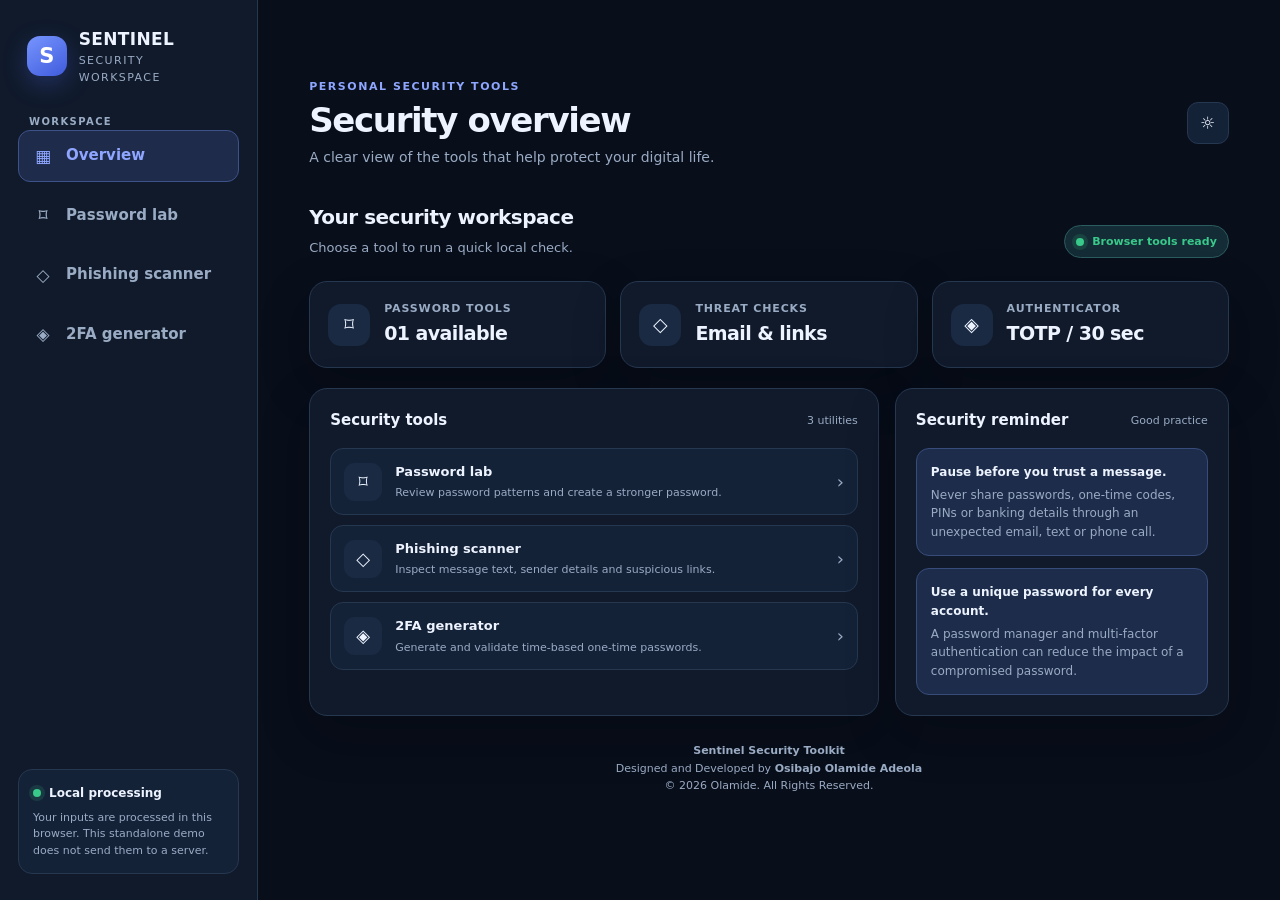
<file: index.html>
<!DOCTYPE html>
<html lang="en" data-theme="dark">
<head>
  <meta charset="utf-8">
  <meta name="viewport" content="width=device-width, initial-scale=1">
  <meta name="theme-color" content="#0b1220">
  <title>Sentinel — Security Toolkit</title>
  <link rel="stylesheet" href="./styles.css">
</head>
<body>

  <div class="app">
    <!-- Sidebar Navigation -->
    <aside class="sidebar">
      <div class="brand">
        <div class="brand-mark" aria-hidden="true">S</div>
        <div>
          <div class="brand-name">SENTINEL</div>
          <div class="brand-caption">Security workspace</div>
        </div>
      </div>

      <div>
        <div class="nav-label">Workspace</div>
        <nav class="nav" aria-label="Main navigation">
          <button data-page="dashboard" aria-current="page"><span class="nav-icon">▦</span>Overview</button>
          <button data-page="password"><span class="nav-icon">⌑</span>Password lab</button>
          <button data-page="phishing"><span class="nav-icon">◇</span>Phishing scanner</button>
          <button data-page="twofa"><span class="nav-icon">◈</span>2FA generator</button>
        </nav>
      </div>

      <div class="sidebar-bottom">
        <div class="privacy-card">
          <strong><span class="dot"></span> Local processing</strong>
          <p>Your inputs are processed in this browser. This standalone demo does not send them to a server.</p>
        </div>
      </div>
    </aside>

    <!-- Main Content Area -->

    <main class="main">
      <header class="topbar">
        <div>
          <div class="eyebrow">Personal security tools</div>
          <h1 id="pageTitle">Security overview</h1>
          <p class="subtitle" id="pageSubtitle">A clear view of the tools that help protect your digital life.</p>
        </div>
        <div class="top-actions">
          <button class="icon-btn" id="themeToggle" type="button" aria-label="Switch colour theme" title="Switch theme">☼</button>
        </div>
      </header>

      <!-- Dashboard Section -->

      <section class="content-section active" id="page-dashboard">
        <div class="welcome">
          <div>
            <h2>Your security workspace</h2>
            <p>Choose a tool to run a quick local check.</p>
          </div>
          <span class="status-pill"><span class="dot"></span> Browser tools ready</span>
        </div>

        <div class="stats">
          <div class="stat">
            <div class="stat-icon">⌑</div>
            <div>
              <div class="stat-label">Password tools</div>
              <div class="stat-value">01 available</div>
            </div>
          </div>

          <div class="stat">
            <div class="stat-icon">◇</div>
            <div>
              <div class="stat-label">Threat checks</div>
              <div class="stat-value">Email & links</div>
            </div>
          </div>

          <div class="stat">
            <div class="stat-icon">◈</div>
            <div>
              <div class="stat-label">Authenticator</div>
              <div class="stat-value">TOTP / 30 sec</div>
            </div>
          </div>
        </div>

        <div class="dashboard-grid">
          <div class="panel">
            <div class="panel-head">
              <h3>Security tools</h3>
              <span>3 utilities</span>
            </div>

            <div class="tool-list">
              <button class="tool-link" data-open="password">
                <span class="tool-symbol">⌑</span>
                <span><strong>Password lab</strong><small>Review password patterns and create a stronger password.</small></span>
                <span class="arrow">›</span>
              </button>
              <button class="tool-link" data-open="phishing">
                <span class="tool-symbol">◇</span>
                <span><strong>Phishing scanner</strong><small>Inspect message text, sender details and suspicious links.</small></span>
                <span class="arrow">›</span>
              </button>

              <button class="tool-link" data-open="twofa">
                <span class="tool-symbol">◈</span>
                <span><strong>2FA generator</strong><small>Generate and validate time-based one-time passwords.</small></span>
                <span class="arrow">›</span>
              </button>
            </div>
          </div>

          <div class="panel">
            <div class="panel-head">
              <h3>Security reminder</h3>
              <span>Good practice</span>
            </div>

            <div class="notice">
              <strong>Pause before you trust a message.</strong>
              Never share passwords, one-time codes, PINs or banking details through an unexpected email, text or phone call.
            </div>

            <div style="height:12px"></div>
            <div class="notice">
              <strong>Use a unique password for every account.</strong>
              A password manager and multi-factor authentication can reduce the impact of a compromised password.
            </div>
          </div>
        </div>
      </section>

      <!-- Password Lab Section -->

      <section class="content-section" id="page-password">
        <div class="welcome">
          <div>
            <h2>Password lab</h2>
            <p>Check password characteristics and generate a new random password.</p>
          </div>
          <span class="status-pill">Local analysis</span>
        </div>

        <div class="tool-layout">
          <div class="tool-card">
            <h2>Password strength checker</h2>
            <p class="tool-intro">Your password stays in this page. Avoid entering a password you currently use on a real account.</p>
            <label class="field-label" for="pw">Password to evaluate</label>
            <div class="input-row">
              <input class="field" id="pw" type="password" autocomplete="off" spellcheck="false" placeholder="Enter a test password">
              <button class="btn secondary" id="eye" type="button">Show</button>
            </div>

            <div class="meter" id="pwMeter" aria-label="Strength meter">
              <span></span><span></span><span></span><span></span>
            </div>

            <div>
              <span class="result-title" id="pwLabel">Waiting for input</span>
              <span class="result-meta" id="pwMeta"></span>
            </div>

            <ul class="flags" id="pwTips" aria-live="polite"></ul>
            <div style="border-top:1px solid var(--line);margin:22px 0"></div>
            <h2>Generate a password</h2>
            <p class="tool-intro">Create a random password using your browser's cryptographic random-number generator.</p>
            <label class="field-label" for="pwLength">Password length</label>
            <div class="range-row">
              <input id="pwLength" type="range" min="12" max="64" value="20">
              <span class="range-value" id="pwLengthValue">20</span>
            </div>

            <div class="checkbox-row">
              <label><input type="checkbox" id="useUpper" checked> Uppercase</label>
              <label><input type="checkbox" id="useLower" checked> Lowercase</label>
              <label><input type="checkbox" id="useNumbers" checked> Numbers</label>
              <label><input type="checkbox" id="useSymbols" checked> Symbols</label>
            </div>

            <div class="actions">
              <button class="btn primary" id="generate" type="button">Generate password</button>
              <button class="btn secondary" id="copyGenerated" type="button">Copy result</button>
            </div>

            <div class="output-box" id="generated" aria-live="polite"></div>
            <p class="small-note">Strength indicators are heuristic guidance, not a guarantee. This page does not check passwords against breached-password databases.</p>
          </div>

          <aside class="help-panel">
            <h3>How to improve password security</h3>
            <ul>
              <li>Prefer long, unique passwords or passphrases.</li>
              <li>Do not reuse passwords across services.</li>
              <li>Avoid names, dates, keyboard patterns and predictable substitutions.</li>
              <li>Use a reputable password manager to store unique credentials.</li>
              <li>Enable multi-factor authentication where available.</li>
            </ul>
            <p>For real accounts, generate and store passwords in a trusted password manager rather than leaving them visible on a shared screen.</p>
          </aside>
        </div>
      </section>

      <!-- Phishing Scanner Section -->
      <section class="content-section" id="page-phishing">
        <div class="welcome">
          <div>
            <h2>Phishing scanner</h2>
            <p>Review message content and sender details for common warning signs.</p>
          </div>
          <span class="status-pill">Heuristic checks</span>
        </div>

        <div class="tool-layout">
          <div class="tool-card">
            <h2>Inspect a suspicious message</h2>
            <p class="tool-intro">Paste the message and, if available, the sender address. Do not open links or attachments to test them.</p>
            <label class="field-label" for="sender">Sender name or email (optional)</label>
            <input class="field" id="sender" autocomplete="off" placeholder="Example: Account Support &lt;help@example.com&gt;">
            <label class="field-label" for="message">Message text, including links</label>
            <textarea class="field" id="message" placeholder="Paste the email, SMS or message here..."></textarea>
            <div class="actions">
              <button class="btn primary" id="scan" type="button">Analyze message</button>
              <button class="btn secondary" id="sample" type="button">Load example</button>
              <button class="btn danger" id="clearScan" type="button">Clear</button>
            </div>
            <div id="phOut" aria-live="polite"></div>
            <p class="small-note">This is a local pattern-based screening aid. It cannot verify the sender, visit or reputation-check links, inspect attachments, or prove a message is safe.</p>
          </div>

          <aside class="help-panel">
            <h3>Warning signs to look for</h3>
            <ul>
              <li>Unexpected urgency, threats or pressure to act immediately.</li>
              <li>Requests for passwords, PINs, OTPs, BVN or payment details.</li>
              <li>Sender domains that imitate a known organisation.</li>
              <li>Shortened, misspelled or unusual web addresses.</li>
              <li>Unexpected attachments or prizes/refunds that seem too good to be true.</li>
            </ul>
            <p>When in doubt, open the organisation's official app or type its known web address yourself. Contact the organisation using a trusted number.</p>
          </aside>
        </div>
      </section>

      <!-- 2FA Generator Section -->
      <section class="content-section" id="page-twofa">
        <div class="welcome">
          <div>
            <h2>2FA generator</h2>
            <p>Generate time-based one-time passwords using the TOTP standard.</p>
          </div>
          <span class="status-pill">RFC 6238 · SHA-1</span>
        </div>

        <div class="tool-layout">
          <div class="tool-card">
            <h2>Authenticator setup</h2>
            <p class="tool-intro">Create a setup secret for a test account or a service that explicitly supports manual TOTP setup.</p>
            <label class="field-label" for="issuer">Issuer / service name</label>
            <input class="field" id="issuer" value="Sentinel Demo" maxlength="50">
            <label class="field-label" for="account">Account label</label>
            <input class="field" id="account" value="demo@example.com" maxlength="100">
            <label class="field-label" for="secret">Base32 secret key</label>
            <div class="input-row">
              <input class="field" id="secret" readonly spellcheck="false">
              <button class="btn secondary" id="newSecret" type="button">New key</button>
            </div>

            <div class="actions">
              <button class="btn secondary" id="copySecret" type="button">Copy secret</button>
              <button class="btn secondary" id="copyUri" type="button">Copy setup URI</button>
            </div>
            <label class="field-label">Current one-time code</label>
            <div class="code" id="currentCode" aria-live="polite">------</div>
            <div class="progress"><span id="timeBar"></span></div>
            <p class="result-meta" id="timeLeft" style="text-align:center;margin-top:7px">Waiting for secure browser crypto…</p>
            <label class="field-label" for="verifyCode">Verify a code</label>
            <div class="input-row">
              <input class="field" id="verifyCode" inputmode="numeric" autocomplete="one-time-code" maxlength="6" placeholder="6-digit code">
              <button class="btn primary" id="verify" type="button">Verify</button>
            </div>
            <ul class="flags" id="verifyResult" aria-live="polite"></ul>
            <p class="small-note">The verification accepts the current 30-second window and one adjacent window on either side to tolerate small clock differences.</p>
          </div>
          
          <aside class="help-panel">
            <h3>How to add the key to an authenticator</h3>
            <ol>
              <li>Generate a new secret key.</li>
              <li>Copy the setup URI or secret key.</li>
              <li>In your authenticator app, choose the option to enter a setup key manually.</li>
              <li>Use time-based (TOTP) mode, then compare the generated codes.</li>
            </ol>
            <p><strong>Important:</strong> This demo creates a new secret locally. It does not connect to or enable 2FA on any external account. Never share a real account's setup key or QR code. If this page is hosted publicly, serve it over HTTPS.</p>
          </aside>
        </div>
      </section>
      
<footer>
  <strong>Sentinel Security Toolkit</strong><br>
  Designed and Developed by <strong>Osibajo Olamide Adeola</strong><br>
  © 2026 Olamide. All Rights Reserved.
</footer>
      
    </main>
  </div>

  <div class="toast" id="toast" role="status" aria-live="polite"></div>

  <script src="./script.js"></script>
</body>
</html>
</file>
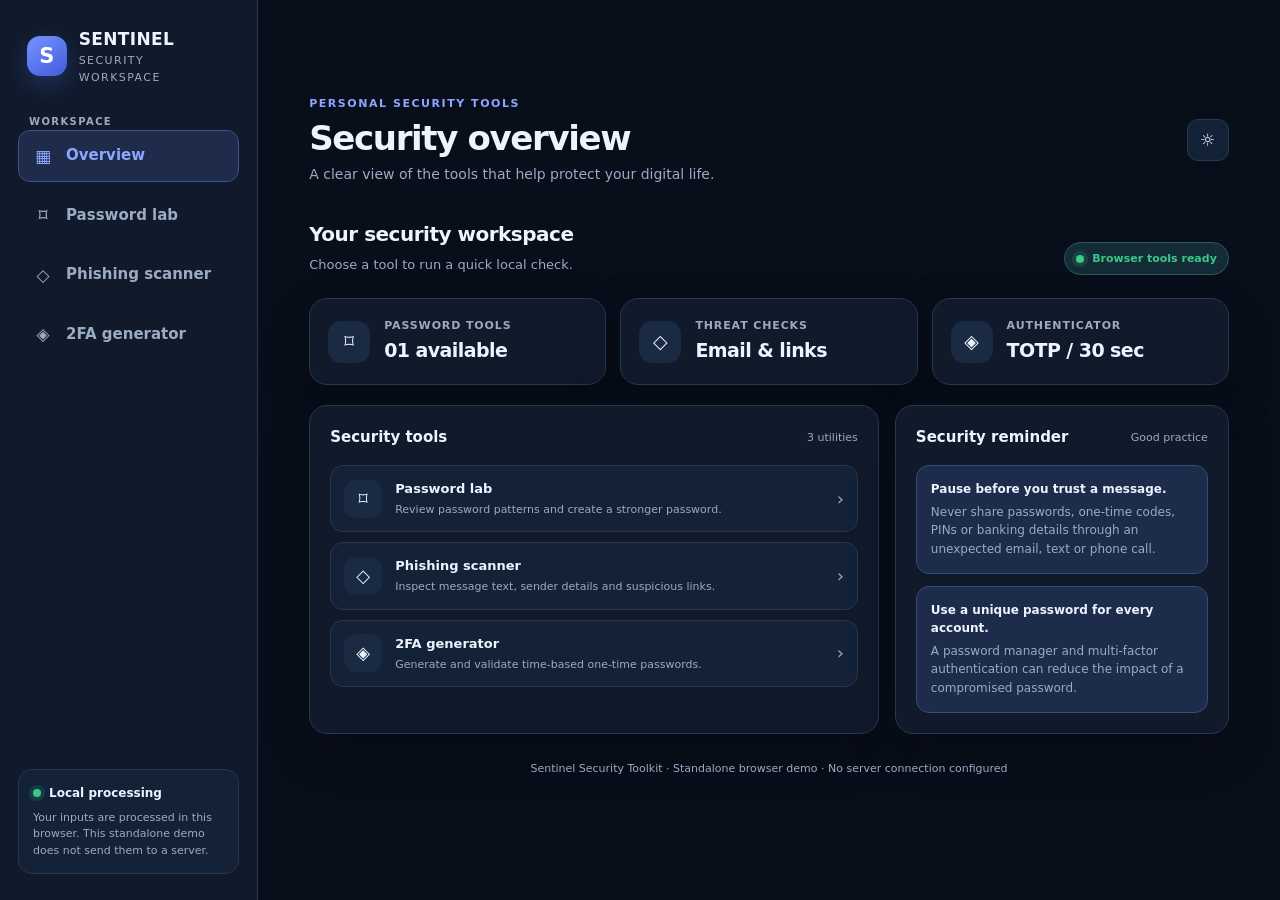
<file: home.html>
<!DOCTYPE html>
<html lang="en" data-theme="dark">
<head>
  <meta charset="utf-8">
  <meta name="viewport" content="width=device-width, initial-scale=1">
  <meta name="theme-color" content="#0b1220">
  <title>Sentinel — Security Toolkit</title>
  <link rel="stylesheet" href="./styles.css">
</head>
<body>

  <div class="app">
    <!-- Sidebar Navigation -->
    <aside class="sidebar">
      <div class="brand">
        <div class="brand-mark" aria-hidden="true">S</div>
        <div>
          <div class="brand-name">SENTINEL</div>
          <div class="brand-caption">Security workspace</div>
        </div>
      </div>

      <div>
        <div class="nav-label">Workspace</div>
        <nav class="nav" aria-label="Main navigation">
          <button data-page="dashboard" aria-current="page"><span class="nav-icon">▦</span>Overview</button>
          <button data-page="password"><span class="nav-icon">⌑</span>Password lab</button>
          <button data-page="phishing"><span class="nav-icon">◇</span>Phishing scanner</button>
          <button data-page="twofa"><span class="nav-icon">◈</span>2FA generator</button>
        </nav>
      </div>

      <div class="sidebar-bottom">
        <div class="privacy-card">
          <strong><span class="dot"></span> Local processing</strong>
          <p>Your inputs are processed in this browser. This standalone demo does not send them to a server.</p>
        </div>
      </div>
    </aside>

    <!-- Main Content Area -->

    <main class="main">
      <header class="topbar">
        <div>
          <div class="eyebrow">Personal security tools</div>
          <h1 id="pageTitle">Security overview</h1>
          <p class="subtitle" id="pageSubtitle">A clear view of the tools that help protect your digital life.</p>
        </div>
        <div class="top-actions">
          <button class="icon-btn" id="themeToggle" type="button" aria-label="Switch colour theme" title="Switch theme">☼</button>
        </div>
      </header>

      <!-- Dashboard Section -->

      <section class="content-section active" id="page-dashboard">
        <div class="welcome">
          <div>
            <h2>Your security workspace</h2>
            <p>Choose a tool to run a quick local check.</p>
          </div>
          <span class="status-pill"><span class="dot"></span> Browser tools ready</span>
        </div>

        <div class="stats">
          <div class="stat">
            <div class="stat-icon">⌑</div>
            <div>
              <div class="stat-label">Password tools</div>
              <div class="stat-value">01 available</div>
            </div>
          </div>

          <div class="stat">
            <div class="stat-icon">◇</div>
            <div>
              <div class="stat-label">Threat checks</div>
              <div class="stat-value">Email & links</div>
            </div>
          </div>

          <div class="stat">
            <div class="stat-icon">◈</div>
            <div>
              <div class="stat-label">Authenticator</div>
              <div class="stat-value">TOTP / 30 sec</div>
            </div>
          </div>
        </div>

        <div class="dashboard-grid">
          <div class="panel">
            <div class="panel-head">
              <h3>Security tools</h3>
              <span>3 utilities</span>
            </div>

            <div class="tool-list">
              <button class="tool-link" data-open="password">
                <span class="tool-symbol">⌑</span>
                <span><strong>Password lab</strong><small>Review password patterns and create a stronger password.</small></span>
                <span class="arrow">›</span>
              </button>
              <button class="tool-link" data-open="phishing">
                <span class="tool-symbol">◇</span>
                <span><strong>Phishing scanner</strong><small>Inspect message text, sender details and suspicious links.</small></span>
                <span class="arrow">›</span>
              </button>

              <button class="tool-link" data-open="twofa">
                <span class="tool-symbol">◈</span>
                <span><strong>2FA generator</strong><small>Generate and validate time-based one-time passwords.</small></span>
                <span class="arrow">›</span>
              </button>
            </div>
          </div>

          <div class="panel">
            <div class="panel-head">
              <h3>Security reminder</h3>
              <span>Good practice</span>
            </div>

            <div class="notice">
              <strong>Pause before you trust a message.</strong>
              Never share passwords, one-time codes, PINs or banking details through an unexpected email, text or phone call.
            </div>

            <div style="height:12px"></div>
            <div class="notice">
              <strong>Use a unique password for every account.</strong>
              A password manager and multi-factor authentication can reduce the impact of a compromised password.
            </div>
          </div>
        </div>
      </section>

      <!-- Password Lab Section -->

      <section class="content-section" id="page-password">
        <div class="welcome">
          <div>
            <h2>Password lab</h2>
            <p>Check password characteristics and generate a new random password.</p>
          </div>
          <span class="status-pill">Local analysis</span>
        </div>

        <div class="tool-layout">
          <div class="tool-card">
            <h2>Password strength checker</h2>
            <p class="tool-intro">Your password stays in this page. Avoid entering a password you currently use on a real account.</p>
            <label class="field-label" for="pw">Password to evaluate</label>
            <div class="input-row">
              <input class="field" id="pw" type="password" autocomplete="off" spellcheck="false" placeholder="Enter a test password">
              <button class="btn secondary" id="eye" type="button">Show</button>
            </div>

            <div class="meter" id="pwMeter" aria-label="Strength meter">
              <span></span><span></span><span></span><span></span>
            </div>

            <div>
              <span class="result-title" id="pwLabel">Waiting for input</span>
              <span class="result-meta" id="pwMeta"></span>
            </div>

            <ul class="flags" id="pwTips" aria-live="polite"></ul>
            <div style="border-top:1px solid var(--line);margin:22px 0"></div>
            <h2>Generate a password</h2>
            <p class="tool-intro">Create a random password using your browser's cryptographic random-number generator.</p>
            <label class="field-label" for="pwLength">Password length</label>
            <div class="range-row">
              <input id="pwLength" type="range" min="12" max="64" value="20">
              <span class="range-value" id="pwLengthValue">20</span>
            </div>

            <div class="checkbox-row">
              <label><input type="checkbox" id="useUpper" checked> Uppercase</label>
              <label><input type="checkbox" id="useLower" checked> Lowercase</label>
              <label><input type="checkbox" id="useNumbers" checked> Numbers</label>
              <label><input type="checkbox" id="useSymbols" checked> Symbols</label>
            </div>

            <div class="actions">
              <button class="btn primary" id="generate" type="button">Generate password</button>
              <button class="btn secondary" id="copyGenerated" type="button">Copy result</button>
            </div>

            <div class="output-box" id="generated" aria-live="polite"></div>
            <p class="small-note">Strength indicators are heuristic guidance, not a guarantee. This page does not check passwords against breached-password databases.</p>
          </div>

          <aside class="help-panel">
            <h3>How to improve password security</h3>
            <ul>
              <li>Prefer long, unique passwords or passphrases.</li>
              <li>Do not reuse passwords across services.</li>
              <li>Avoid names, dates, keyboard patterns and predictable substitutions.</li>
              <li>Use a reputable password manager to store unique credentials.</li>
              <li>Enable multi-factor authentication where available.</li>
            </ul>
            <p>For real accounts, generate and store passwords in a trusted password manager rather than leaving them visible on a shared screen.</p>
          </aside>
        </div>
      </section>

      <!-- Phishing Scanner Section -->
      <section class="content-section" id="page-phishing">
        <div class="welcome">
          <div>
            <h2>Phishing scanner</h2>
            <p>Review message content and sender details for common warning signs.</p>
          </div>
          <span class="status-pill">Heuristic checks</span>
        </div>

        <div class="tool-layout">
          <div class="tool-card">
            <h2>Inspect a suspicious message</h2>
            <p class="tool-intro">Paste the message and, if available, the sender address. Do not open links or attachments to test them.</p>
            <label class="field-label" for="sender">Sender name or email (optional)</label>
            <input class="field" id="sender" autocomplete="off" placeholder="Example: Account Support &lt;help@example.com&gt;">
            <label class="field-label" for="message">Message text, including links</label>
            <textarea class="field" id="message" placeholder="Paste the email, SMS or message here..."></textarea>
            <div class="actions">
              <button class="btn primary" id="scan" type="button">Analyze message</button>
              <button class="btn secondary" id="sample" type="button">Load example</button>
              <button class="btn danger" id="clearScan" type="button">Clear</button>
            </div>
            <div id="phOut" aria-live="polite"></div>
            <p class="small-note">This is a local pattern-based screening aid. It cannot verify the sender, visit or reputation-check links, inspect attachments, or prove a message is safe.</p>
          </div>

          <aside class="help-panel">
            <h3>Warning signs to look for</h3>
            <ul>
              <li>Unexpected urgency, threats or pressure to act immediately.</li>
              <li>Requests for passwords, PINs, OTPs, BVN or payment details.</li>
              <li>Sender domains that imitate a known organisation.</li>
              <li>Shortened, misspelled or unusual web addresses.</li>
              <li>Unexpected attachments or prizes/refunds that seem too good to be true.</li>
            </ul>
            <p>When in doubt, open the organisation's official app or type its known web address yourself. Contact the organisation using a trusted number.</p>
          </aside>
        </div>
      </section>

      <!-- 2FA Generator Section -->
      <section class="content-section" id="page-twofa">
        <div class="welcome">
          <div>
            <h2>2FA generator</h2>
            <p>Generate time-based one-time passwords using the TOTP standard.</p>
          </div>
          <span class="status-pill">RFC 6238 · SHA-1</span>
        </div>

        <div class="tool-layout">
          <div class="tool-card">
            <h2>Authenticator setup</h2>
            <p class="tool-intro">Create a setup secret for a test account or a service that explicitly supports manual TOTP setup.</p>
            <label class="field-label" for="issuer">Issuer / service name</label>
            <input class="field" id="issuer" value="Sentinel Demo" maxlength="50">
            <label class="field-label" for="account">Account label</label>
            <input class="field" id="account" value="demo@example.com" maxlength="100">
            <label class="field-label" for="secret">Base32 secret key</label>
            <div class="input-row">
              <input class="field" id="secret" readonly spellcheck="false">
              <button class="btn secondary" id="newSecret" type="button">New key</button>
            </div>

            <div class="actions">
              <button class="btn secondary" id="copySecret" type="button">Copy secret</button>
              <button class="btn secondary" id="copyUri" type="button">Copy setup URI</button>
            </div>
            <label class="field-label">Current one-time code</label>
            <div class="code" id="currentCode" aria-live="polite">------</div>
            <div class="progress"><span id="timeBar"></span></div>
            <p class="result-meta" id="timeLeft" style="text-align:center;margin-top:7px">Waiting for secure browser crypto…</p>
            <label class="field-label" for="verifyCode">Verify a code</label>
            <div class="input-row">
              <input class="field" id="verifyCode" inputmode="numeric" autocomplete="one-time-code" maxlength="6" placeholder="6-digit code">
              <button class="btn primary" id="verify" type="button">Verify</button>
            </div>
            <ul class="flags" id="verifyResult" aria-live="polite"></ul>
            <p class="small-note">The verification accepts the current 30-second window and one adjacent window on either side to tolerate small clock differences.</p>
          </div>
          
          <aside class="help-panel">
            <h3>How to add the key to an authenticator</h3>
            <ol>
              <li>Generate a new secret key.</li>
              <li>Copy the setup URI or secret key.</li>
              <li>In your authenticator app, choose the option to enter a setup key manually.</li>
              <li>Use time-based (TOTP) mode, then compare the generated codes.</li>
            </ol>
            <p><strong>Important:</strong> This demo creates a new secret locally. It does not connect to or enable 2FA on any external account. Never share a real account's setup key or QR code. If this page is hosted publicly, serve it over HTTPS.</p>
          </aside>
        </div>
      </section>

      <footer>Sentinel Security Toolkit · Standalone browser demo · No server connection configured</footer>
    </main>
  </div>

  <div class="toast" id="toast" role="status" aria-live="polite"></div>

  <script src="./script.js"></script>
</body>
</html>
</file>
<file: styles.css>
:root {
  color-scheme: dark;
  --bg: #080e1a;
  --surface: #101a2b;
  --surface-2: #142238;
  --surface-3: #1a2a43;
  --text: #edf3ff;
  --muted: #9aabc4;
  --line: #263750;
  --accent: #6d8cff;
  --accent-2: #8ea6ff;
  --good: #39c98a;
  --warn: #f5b84b;
  --bad: #ff6b79;
  --shadow: 0 18px 50px rgba(0, 0, 0, 0.22);
  --radius: 18px;
}

:root[data-theme="light"] {
  color-scheme: light;
  --bg: #f3f6fb;
  --surface: #fff;
  --surface-2: #f7f9fd;
  --surface-3: #edf2fa;
  --text: #142039;
  --muted: #61708a;
  --line: #dce4f0;
  --accent: #405fe5;
  --accent-2: #304fd0;
  --good: #168653;
  --warn: #a96a00;
  --bad: #c8374b;
  --shadow: 0 16px 40px rgba(30, 50, 90, 0.08);
}

* {
  box-sizing: border-box;
}

body {
  margin: 0;
  background: var(--bg);
  color: var(--text);
  font: 15px/1.55 Inter, ui-sans-serif, system-ui, -apple-system, "Segoe UI", sans-serif;
}

button, input, textarea, select {
  font: inherit;
}

button {
  cursor: pointer;
}

button:focus-visible,
input:focus-visible,
textarea:focus-visible,
select:focus-visible {
  outline: 3px solid color-mix(in srgb, var(--accent) 55%, transparent);
  outline-offset: 2px;
}


.app {
  min-height: 100vh;
  display: grid;
  grid-template-columns: 258px minmax(0, 1fr);
}

.sidebar {
  position: sticky;
  top: 0;
  height: 100vh;
  padding: 26px 18px;
  background: var(--surface);
  border-right: 1px solid var(--line);
  display: flex;
  flex-direction: column;
  gap: 28px;
}

.brand {
  display: flex;
  align-items: center;
  gap: 12px;
  padding: 0 9px;
}

.brand-mark {
  width: 40px;
  height: 40px;
  border-radius: 13px;
  background: linear-gradient(145deg, #7795ff, #405bdc);
  display: grid;
  place-items: center;
  color: white;
  font-size: 21px;
  font-weight: 800;
  box-shadow: 0 8px 24px rgba(83, 112, 240, 0.28);
}

.brand-name {
  font-weight: 800;
  letter-spacing: .02em;
  font-size: 17px;
}

.brand-caption {
  font-size: 11px;
  color: var(--muted);
  letter-spacing: .13em;
  text-transform: uppercase;
}

.nav-label {
  padding: 0 11px;
  color: var(--muted);
  font-size: 10px;
  font-weight: 800;
  letter-spacing: .14em;
  text-transform: uppercase;
}

.nav {
  display: grid;
  gap: 7px;
}

.nav button {
  width: 100%;
  display: flex;
  align-items: center;
  gap: 12px;
  text-align: left;
  border: 1px solid transparent;
  background: transparent;
  color: var(--muted);
  padding: 12px 13px;
  border-radius: 12px;
  font-weight: 650;
  transition: .18s;
}

.nav button:hover {
  background: var(--surface-2);
  color: var(--text);
}

.nav button[aria-current="page"] {
  background: color-mix(in srgb, var(--accent) 15%, var(--surface));
  border-color: color-mix(in srgb, var(--accent) 32%, var(--line));
  color: var(--accent-2);
}

.nav-icon {
  width: 22px;
  text-align: center;
  font-size: 17px;
}

.sidebar-bottom {
  margin-top: auto;
}

.privacy-card {
  padding: 14px;
  border: 1px solid var(--line);
  border-radius: 14px;
  background: var(--surface-2);
}

.privacy-card strong {
  display: flex;
  align-items: center;
  gap: 8px;
  font-size: 12px;
}

.privacy-card p {
  margin: 7px 0 0;
  color: var(--muted);
  font-size: 11px;
  line-height: 1.5;
}

.dot {
  width: 8px;
  height: 8px;
  border-radius: 50%;
  background: var(--good);
  display: inline-block;
  box-shadow: 0 0 0 4px color-mix(in srgb, var(--good) 14%, transparent);
}

.main {
  min-width: 0;
  padding: 28px clamp(18px, 4vw, 54px) 56px;
  max-width: 1500px;
  width: 100%;
  margin: auto;
}

.topbar {
  display: flex;
  align-items: center;
  justify-content: space-between;
  gap: 18px;
  margin-bottom: 34px;
}

.eyebrow {
  font-size: 11px;
  color: var(--accent-2);
  font-weight: 800;
  letter-spacing: .14em;
  text-transform: uppercase;
}

h1 {
  font-size: clamp(25px, 3vw, 34px);
  letter-spacing: -.04em;
  line-height: 1.15;
  margin: 6px 0;
}

.subtitle {
  color: var(--muted);
  margin: 0;
  font-size: 14px;
}

.top-actions {
  display: flex;
  align-items: center;
  gap: 10px;
}

.icon-btn, .btn {
  border: 1px solid var(--line);
  border-radius: 11px;
  background: var(--surface-2);
  color: var(--text);
  padding: 10px 13px;
  font-weight: 650;
  transition: .18s;
}

.icon-btn {
  width: 42px;
  height: 42px;
  padding: 0;
  font-size: 17px;
}

.icon-btn:hover, .btn.secondary:hover {
  border-color: var(--accent);
  color: var(--accent-2);
}

.btn.primary {
  background: var(--accent);
  border-color: var(--accent);
  color: white;
  box-shadow: 0 7px 18px color-mix(in srgb, var(--accent) 24%, transparent);
}

.btn.primary:hover {
  filter: brightness(1.08);
  transform: translateY(-1px);
}

.btn.secondary {
  background: var(--surface-2);
}

.btn.danger {
  color: var(--bad);
  border-color: color-mix(in srgb, var(--bad) 35%, var(--line));
  background: transparent;
}

.content-section {
  display: none;
  animation: fade .22s ease;
}

.content-section.active {
  display: block;
}

@keyframes fade {
  from { opacity: .55; transform: translateY(4px); }
  to { opacity: 1; transform: none; }
}

.welcome {
  display: flex;
  justify-content: space-between;
  align-items: flex-end;
  gap: 20px;
  margin-bottom: 23px;
}

.welcome h2 {
  margin: 0;
  font-size: 20px;
  letter-spacing: -.025em;
}

.welcome p {
  margin: 5px 0 0;
  color: var(--muted);
  font-size: 13px;
}

.status-pill {
  display: inline-flex;
  align-items: center;
  gap: 8px;
  padding: 7px 11px;
  border-radius: 999px;
  background: color-mix(in srgb, var(--good) 10%, var(--surface));
  border: 1px solid color-mix(in srgb, var(--good) 25%, var(--line));
  color: var(--good);
  font-size: 11px;
  font-weight: 750;
  white-space: nowrap;
}

.stats {
  display: grid;
  grid-template-columns: repeat(3, minmax(0, 1fr));
  gap: 14px;
  margin-bottom: 20px;
}

.stat, .panel, .tool-card {
  background: var(--surface);
  border: 1px solid var(--line);
  border-radius: var(--radius);
  box-shadow: var(--shadow);
}

.stat {
  padding: 18px;
  display: flex;
  align-items: center;
  gap: 14px;
}

.stat-icon {
  width: 42px;
  height: 42px;
  display: grid;
  place-items: center;
  border-radius: 13px;
  background: var(--surface-3);
  font-size: 19px;
}

.stat-label {
  color: var(--muted);
  font-size: 11px;
  font-weight: 700;
  text-transform: uppercase;
  letter-spacing: .08em;
}

.stat-value {
  font-size: 19px;
  font-weight: 800;
  letter-spacing: -.03em;
  margin-top: 2px;
}

.dashboard-grid {
  display: grid;
  grid-template-columns: minmax(0, 1.45fr) minmax(260px, .85fr);
  gap: 16px;
}

.panel {
  padding: 20px;
}

.panel-head {
  display: flex;
  align-items: center;
  justify-content: space-between;
  gap: 12px;
  margin-bottom: 16px;
}

.panel-head h3 {
  margin: 0;
  font-size: 15px;
}

.panel-head span {
  color: var(--muted);
  font-size: 11px;
}

.tool-list {
  display: grid;
  gap: 10px;
}

.tool-link {
  display: flex;
  align-items: center;
  gap: 13px;
  padding: 13px;
  border: 1px solid var(--line);
  border-radius: 13px;
  background: var(--surface-2);
  color: var(--text);
  text-align: left;
  width: 100%;
}

.tool-link:hover {
  border-color: var(--accent);
  transform: translateY(-1px);
}

.tool-link .tool-symbol {
  width: 38px;
  height: 38px;
  display: grid;
  place-items: center;
  background: var(--surface-3);
  border-radius: 11px;
  font-size: 18px;
}

.tool-link strong {
  display: block;
  font-size: 13px;
}

.tool-link small {
  display: block;
  color: var(--muted);
  font-size: 11px;
  margin-top: 2px;
}

.arrow {
  margin-left: auto;
  color: var(--muted);
  font-size: 18px;
}

.notice {
  border-radius: 13px;
  padding: 14px;
  background: color-mix(in srgb, var(--accent) 9%, var(--surface-2));
  border: 1px solid color-mix(in srgb, var(--accent) 25%, var(--line));
  color: var(--muted);
  font-size: 12px;
}

.notice strong {
  display: block;
  color: var(--text);
  margin-bottom: 4px;
}

.tool-layout {
  display: grid;
  grid-template-columns: minmax(0, 1.3fr) minmax(250px, .7fr);
  gap: 16px;
  align-items: start;
}

.tool-card {
  padding: clamp(18px, 2.5vw, 26px);
}

.tool-card h2 {
  font-size: 19px;
  letter-spacing: -.025em;
  margin: 0 0 5px;
}

.tool-intro {
  margin: 0 0 22px;
  color: var(--muted);
  font-size: 13px;
}

.field-label {
  display: block;
  margin: 16px 0 7px;
  font-size: 12px;
  font-weight: 750;
  color: var(--muted);
}

.field {
  width: 100%;
  padding: 12px 13px;
  border: 1px solid var(--line);
  border-radius: 11px;
  background: var(--surface-2);
  color: var(--text);
  min-width: 0;
}

.field::placeholder {
  color: color-mix(in srgb, var(--muted) 75%, transparent);
}

textarea.field {
  min-height: 160px;
  resize: vertical;
}

.input-row {
  display: flex;
  gap: 8px;
  align-items: stretch;
}

.input-row .field {
  flex: 1;
}

.actions {
  display: flex;
  flex-wrap: wrap;
  gap: 9px;
  margin-top: 14px;
}

.meter {
  display: grid;
  grid-template-columns: repeat(4, 1fr);
  gap: 6px;
  margin: 16px 0 8px;
}

.meter span {
  height: 7px;
  border-radius: 99px;
  background: var(--surface-3);
}

.meter span.on {
  background: var(--warn);
}

.meter span.on.strong {
  background: var(--good);
}

.result-title {
  font-weight: 800;
  font-size: 16px;
}

.result-meta {
  font-size: 12px;
  color: var(--muted);
}

.flags {
  list-style: none;
  padding: 0;
  margin: 14px 0 0;
  display: grid;
  gap: 8px;
}

.flags li {
  padding: 10px 12px;
  border: 1px solid var(--line);
  border-left: 3px solid var(--warn);
  background: var(--surface-2);
  border-radius: 9px;
  font-size: 12px;
  color: var(--muted);
}

.flags li.bad {
  border-left-color: var(--bad);
}

.flags li.good {
  border-left-color: var(--good);
}

.help-panel {
  padding: 18px;
  background: var(--surface-2);
  border: 1px solid var(--line);
  border-radius: 15px;
}

.help-panel h3 {
  margin: 0 0 10px;
  font-size: 14px;
}

.help-panel p, .help-panel li {
  font-size: 12px;
  color: var(--muted);
}

.help-panel ul {
  padding-left: 18px;
  margin: 8px 0;
}

.code {
  font: 800 clamp(28px, 5vw, 38px)/1.3 ui-monospace, SFMono-Regular, Consolas, monospace;
  letter-spacing: .16em;
  text-align: center;
  padding: 14px 8px;
  margin: 10px 0;
  background: var(--surface-2);
  border: 1px solid var(--line);
  border-radius: 13px;
}

.progress {
  height: 6px;
  border-radius: 99px;
  background: var(--surface-3);
  overflow: hidden;
}

.progress > span {
  display: block;
  height: 100%;
  width: 100%;
  background: var(--accent);
  transition: width .2s linear;
}

.small-note {
  font-size: 11px;
  color: var(--muted);
  line-height: 1.6;
  margin: 12px 0 0;
}

.checkbox-row {
  display: flex;
  gap: 14px;
  flex-wrap: wrap;
  margin-top: 12px;
}

.checkbox-row label {
  display: flex;
  align-items: center;
  gap: 6px;
  color: var(--muted);
  font-size: 12px;
}

.checkbox-row input {
  accent-color: var(--accent);
}

.range-row {
  display: flex;
  align-items: center;
  gap: 12px;
}

.range-row input {
  flex: 1;
  accent-color: var(--accent);
}

.range-value {
  font-weight: 800;
  min-width: 24px;
  text-align: right;
}

.output-box {
  margin-top: 15px;
  padding: 14px;
  border-radius: 12px;
  border: 1px solid var(--line);
  background: var(--surface-2);
  overflow-wrap: anywhere;
}

.output-box:empty {
  display: none;
}

.toast {
  position: fixed;
  right: 22px;
  bottom: 22px;
  z-index: 5;
  padding: 12px 16px;
  border: 1px solid var(--line);
  border-radius: 12px;
  background: var(--surface);
  box-shadow: var(--shadow);
  font-size: 13px;
  opacity: 0;
  transform: translateY(8px);
  pointer-events: none;
  transition: .2s;
}

.toast.show {
  opacity: 1;
  transform: none;
}

footer {
  margin-top: 26px;
  color: var(--muted);
  font-size: 11px;
  text-align: center;
}

/* Responsive Media Queries */
@media(max-width: 980px) {
  .app {
    grid-template-columns: 220px minmax(0, 1fr);
  }
  .dashboard-grid, .tool-layout {
    grid-template-columns: 1fr;
  }
}

@media(max-width: 700px) {
  .app {
    display: block;
  }
  .sidebar {
    position: sticky;
    z-index: 4;
    top: 0;
    height: auto;
    padding: 10px 14px;
    border-right: 0;
    border-bottom: 1px solid var(--line);
    display: block;
  }
  .brand {
    padding: 0 2px;
  }
  .brand-mark {
    width: 34px;
    height: 34px;
  }
  .brand-name {
    font-size: 15px;
  }
  .sidebar .nav-label, .sidebar-bottom {
    display: none;
  }
  .nav {
    display: flex;
    overflow-x: auto;
    margin-top: 10px;
    padding-bottom: 2px;
    scrollbar-width: none;
  }
  .nav button {
    width: auto;
    white-space: nowrap;
    padding: 9px 11px;
    font-size: 12px;
  }
  .nav-icon {
    font-size: 15px;
    width: auto;
  }
  .main {
    padding: 22px 15px 40px;
  }
  .topbar {
    margin-bottom: 25px;
  }
  .topbar .subtitle {
    max-width: 260px;
  }
  .stats {
    grid-template-columns: 1fr;
    gap: 9px;
  }
  .stat {
    padding: 13px;
  }
  .stat-icon {
    width: 36px;
    height: 36px;
  }
  .welcome {
    align-items: flex-start;
    flex-direction: column;
  }
  .tool-card {
    padding: 17px;
  }
}

@media(prefers-reduced-motion: reduce) {
  *, *::before, *::after {
    animation-duration: .01ms !important;
    transition-duration: .01ms !important;
    scroll-behavior: auto !important;
  }
}
</file>
